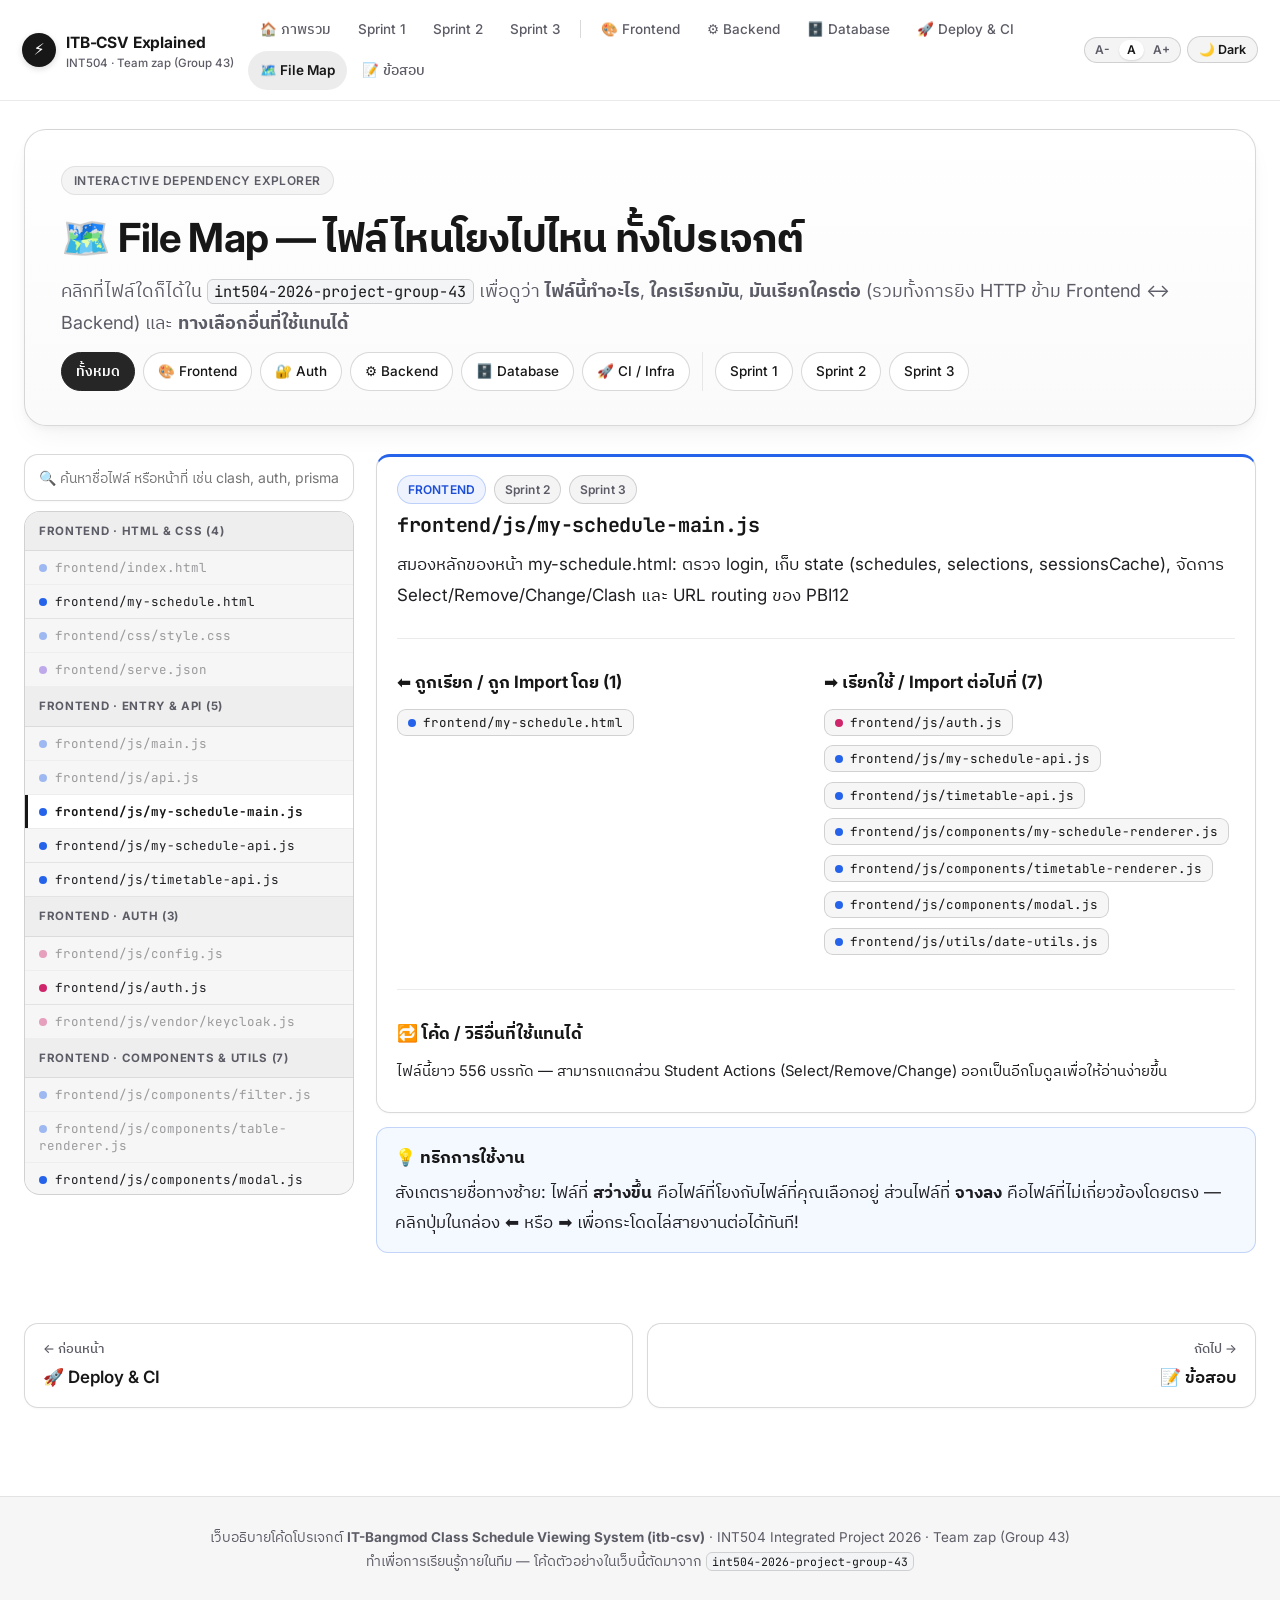
<file: filemap.html>
<!DOCTYPE html>
<html lang="th">
<head>
  <meta charset="UTF-8">
  <meta name="viewport" content="width=device-width, initial-scale=1.0">
  <title>Interactive File Map | ITB-CSV Explained</title>
  <link rel="preconnect" href="https://fonts.googleapis.com">
  <link href="https://fonts.googleapis.com/css2?family=Inter:wght@400;500;600;700&family=IBM+Plex+Sans+Thai:wght@400;500;600;700&family=JetBrains+Mono:wght@400;600&display=swap" rel="stylesheet">
  <link rel="stylesheet" href="assets/style.css">
</head>
<body data-page="filemap">
<div class="layout wide">
  <main>

    <section class="hero">
      <div class="kicker">INTERACTIVE DEPENDENCY EXPLORER</div>
      <h1>🗺️ File Map — ไฟล์ไหนโยงไปไหน ทั้งโปรเจกต์</h1>
      <p class="lead">คลิกที่ไฟล์ใดก็ได้ใน <code>int504-2026-project-group-43</code> เพื่อดูว่า <b>ไฟล์นี้ทำอะไร</b>, <b>ใครเรียกมัน</b>, <b>มันเรียกใครต่อ</b> (รวมทั้งการยิง HTTP ข้าม Frontend ↔ Backend) และ <b>ทางเลือกอื่นที่ใช้แทนได้</b></p>
      <div style="display:flex;gap:8px;flex-wrap:wrap;margin-top:14px" id="fm-filters">
        <button class="btn primary" data-filter="all">ทั้งหมด</button>
        <button class="btn" data-filter="fe">🎨 Frontend</button>
        <button class="btn" data-filter="auth">🔐 Auth</button>
        <button class="btn" data-filter="be">⚙️ Backend</button>
        <button class="btn" data-filter="db">🗄️ Database</button>
        <button class="btn" data-filter="infra">🚀 CI / Infra</button>
        <span style="width:1px;background:var(--line);margin:0 4px"></span>
        <button class="btn" data-sprint="1">Sprint 1</button>
        <button class="btn" data-sprint="2">Sprint 2</button>
        <button class="btn" data-sprint="3">Sprint 3</button>
      </div>
    </section>

    <div class="fm">
      <div>
        <input class="fm-search" id="fm-search" placeholder="🔍 ค้นหาชื่อไฟล์ หรือหน้าที่ เช่น clash, auth, prisma...">
        <div class="fm-list" id="fm-list"></div>
      </div>
      <div class="fm-detail" id="fm-detail"></div>
    </div>

  </main>
</div>
<script type="module" src="assets/app.js"></script>
<script>
(() => {
  const LAYER_COLOR = { fe: 'var(--fe)', auth: 'var(--auth)', be: 'var(--be)', db: 'var(--db)', infra: 'var(--infra)' };
  const LAYER_NAME  = { fe: 'FRONTEND', auth: 'AUTH', be: 'BACKEND', db: 'DATABASE', infra: 'INFRA / CI' };

  const FILES = [
    // --- Frontend ---
    { id:'frontend/index.html', layer:'fe', sprints:[1,2], grp:'Frontend · HTML & CSS',
      desc:'หน้าแรกสำหรับ Guest (PBI1–2): มีปุ่ม All / Year 1–4, ตาราง schedule-table, error-dialog และลิงก์ไป my-schedule.html',
      imports:['frontend/js/main.js','frontend/css/style.css'],
      alt:'ใช้ MPA 2 ไฟล์ (index.html + my-schedule.html) ทำให้หน้าแรกไม่ต้องโหลด Keycloak — ทางเลือกคือ SPA ไฟล์เดียวพร้อม router (เช่น React/Vue)' },
    { id:'frontend/my-schedule.html', layer:'fe', sprints:[2,3], grp:'Frontend · HTML & CSS',
      desc:'หน้าสำหรับผู้ใช้ที่ Sign-in แล้ว (Student & Lecturer): ถือทั้งมุมมอง Courses, Teaching Schedule, Weekly Timetable และ <dialog> ทั้ง 5 ตัว',
      imports:['frontend/js/my-schedule-main.js','frontend/css/style.css'],
      alt:'อาจแยกเป็น student.html กับ lecturer.html ได้ แต่สเปกวิชากำหนดให้ใช้ my-schedule.html ร่วมกัน' },
    { id:'frontend/css/style.css', layer:'fe', sprints:[1,2,3], grp:'Frontend · HTML & CSS',
      desc:'สไตล์ชีตธีม Apple Liquid Glass (Dark/Light mode อัตโนมัติด้วย CSS Custom Properties)',
      imports:[],
      alt:'Tailwind CSS หรือ CSS Modules (แต่ Vanilla CSS ล้วนไม่ต้องการ build step)' },
    { id:'frontend/serve.json', layer:'infra', sprints:[2], grp:'Frontend · HTML & CSS',
      desc:'ตั้งค่า cleanUrls: false สำหรับ npx serve เพื่อไม่ให้ตัด .html ออกจาก URL จน redirect URI ของ Keycloak พัง',
      imports:[],
      alt:'ใช้ python3 -m http.server 5173 หรือ nginx แทน npx serve' },
    { id:'frontend/js/main.js', layer:'fe', sprints:[1], grp:'Frontend · Entry & API',
      desc:'Entry point ของ index.html: ผูก filter เข้ากับ fetchSchedules และ renderTable + เปิด error modal เมื่อพัง',
      imports:['frontend/js/api.js','frontend/js/components/table-renderer.js','frontend/js/components/modal.js','frontend/js/components/filter.js'],
      alt:'เพิ่ม window.addEventListener("popstate", ...) เพื่อรองรับปุ่ม Back/Forward ของเบราว์เซอร์' },
    { id:'frontend/js/api.js', layer:'fe', sprints:[1], grp:'Frontend · Entry & API',
      desc:'ยิง GET /api/v1/schedules[?yearLevel=] พร้อมระบบ cache (allSchedulesCache + yearCache) เพื่อไม่ยิงซ้ำ (TR-06)',
      imports:['backend/src/routes/schedule.routes.js'],
      alt:'เก็บ Map<year, Promise> แทนผลลัพธ์ เพื่อกันการกดปุ่มเดิมรัว ๆ ระหว่างรอ response แรก' },
    { id:'frontend/js/my-schedule-main.js', layer:'fe', sprints:[2,3], grp:'Frontend · Entry & API',
      desc:'สมองหลักของหน้า my-schedule.html: ตรวจ login, เก็บ state (schedules, selections, sessionsCache), จัดการ Select/Remove/Change/Clash และ URL routing ของ PBI12',
      imports:['frontend/js/auth.js','frontend/js/my-schedule-api.js','frontend/js/timetable-api.js','frontend/js/components/my-schedule-renderer.js','frontend/js/components/timetable-renderer.js','frontend/js/components/modal.js','frontend/js/utils/date-utils.js'],
      alt:'ไฟล์นี้ยาว 556 บรรทัด — สามารถแตกส่วน Student Actions (Select/Remove/Change) ออกเป็นอีกโมดูลเพื่อให้อ่านง่ายขึ้น' },
    { id:'frontend/js/my-schedule-api.js', layer:'fe', sprints:[2,3], grp:'Frontend · Entry & API',
      desc:'ยิง API ที่ต้องมี Token: profile, year-levels, selections (GET/POST/PUT/DELETE) และ lecturer schedules ผ่าน authFetch()',
      imports:['frontend/js/auth.js','backend/src/routes/student.routes.js','backend/src/routes/year-level.routes.js','backend/src/routes/lecturer.routes.js'],
      alt:'รวมฟังก์ชันช่วย handle 400/401/403 กับ timetable-api.js ไว้ในไฟล์ api-client.js กลางเพื่อลดโค้ดซ้ำ' },
    { id:'frontend/js/timetable-api.js', layer:'fe', sprints:[3], grp:'Frontend · Entry & API',
      desc:'ยิง API สำหรับ Weekly Timetable (PBI12): GET /semester (open), GET /students/:id/sessions, GET /lecturers/:u/sessions',
      imports:['frontend/js/auth.js','backend/src/routes/academic.routes.js','backend/src/routes/student.routes.js','backend/src/routes/lecturer.routes.js'],
      alt:'สามารถรวมไว้ใน my-schedule-api.js หรือใช้ axios instance พร้อม interceptor' },
    { id:'frontend/js/config.js', layer:'auth', sprints:[2], grp:'Frontend · Auth',
      desc:'เก็บค่าคอนฟิก Keycloak (url, realm: itb-csv, clientId: ip26-zap)',
      imports:[],
      alt:'โหลด config แบบ dynamic จาก endpoint ของ backend (เช่น GET /api/v1/config) จะได้ไม่ต้องแก้โค้ดเมื่อเปลี่ยน environment' },
    { id:'frontend/js/auth.js', layer:'auth', sprints:[2,3], grp:'Frontend · Auth',
      desc:'คุม Keycloak: requireSignIn() (OIDC + PKCE S256), signOut(), และ authFetch() ที่ต่ออายุ token ล่วงหน้าด้วย updateToken(30)',
      imports:['frontend/js/vendor/keycloak.js','frontend/js/config.js'],
      alt:'ใช้ oidc-client-ts (ไม่ผูกติด Keycloak) หรือทำ Backend-for-Frontend (BFF) เก็บ session ใน HttpOnly cookie' },
    { id:'frontend/js/vendor/keycloak.js', layer:'auth', sprints:[2], grp:'Frontend · Auth',
      desc:'ไลบรารี keycloak-js 26.2.5 (ES Module) คัดลอกมาจาก node_modules เพื่อใช้งานตรง ๆ โดยไม่ต้องมี bundler',
      imports:[],
      alt:'โหลดผ่าน CDN หรือใช้ bundler อย่าง Vite (ถ้าไม่ได้ติดข้อจำกัดแบบง่ายของวิชา)' },
    { id:'frontend/js/components/filter.js', layer:'fe', sprints:[1,3], grp:'Frontend · Components & Utils',
      desc:'คุมปุ่ม All / Year 1–4, อัปเดต aria-pressed, ซิงก์ ?yearLevel ใน URL และลบค่าผิดด้วย replaceState (PBI9)',
      imports:[],
      alt:'ใช้ <a href="?yearLevel=2"> แทน <button> แล้ว e.preventDefault() จะได้เปิดแท็บใหม่ได้ด้วย' },
    { id:'frontend/js/components/table-renderer.js', layer:'fe', sprints:[1], grp:'Frontend · Components & Utils',
      desc:'วาดตารางของหน้า Guest (9 คอลัมน์ ไม่มี Room) ด้วย document.createElement + textContent (กัน XSS)',
      imports:['frontend/js/utils/formatters.js','frontend/js/components/modal.js'],
      alt:'ใช้ column-config array + loop หรือแท็ก <template> เพื่อลดโค้ดซ้ำ' },
    { id:'frontend/js/components/modal.js', layer:'fe', sprints:[1,3], grp:'Frontend · Components & Utils',
      desc:'คุมข้อความ Empty, Fatal Error Dialog (กันกด Esc ปิด) และ Session Dialog (401/403)',
      imports:['frontend/js/auth.js'],
      alt:'แยก showSessionModal ไปไว้ใน my-schedule-renderer.js เพื่อไม่ให้ index.html ต้อง import auth.js ติดมาด้วย' },
    { id:'frontend/js/components/my-schedule-renderer.js', layer:'fe', sprints:[2,3], grp:'Frontend · Components & Utils',
      desc:'วาดตาราง My Schedule, Courses to Choose, Teaching Schedule และคุม Dialog ทั้ง 3 ตัว (Message/Confirm, Change radio, Clash warning)',
      imports:['frontend/js/utils/formatters.js'],
      alt:'ห่อ dialog เป็น Promise (await confirmDialog(...)) และใช้ Event Delegation บน <tbody> แทนผูก listener ทีละปุ่ม' },
    { id:'frontend/js/components/timetable-renderer.js', layer:'fe', sprints:[3], grp:'Frontend · Components & Utils',
      desc:'วาดหน้า Weekly Timetable: ป้าย W14 · dd/mm/yyyy, วันหยุด, ตาราง session, ปุ่ม Previous/Next/First/Last Week และข้อความนอกเทอม',
      imports:['frontend/js/utils/formatters.js','frontend/js/utils/date-utils.js'],
      alt:'แสดงเป็นปฏิทินกริด 7 คอลัมน์ (จ.–อา.) ควบคู่กับตารางได้ (แต่ตารางต้องคง data-testid ตาม UI Contract)' },
    { id:'frontend/js/utils/formatters.js', layer:'fe', sprints:[1,3], grp:'Frontend · Components & Utils',
      desc:'ฟังก์ชันบริสุทธิ์แปลงข้อความ: formatDay ("TUESDAY"→"Tuesday"), formatTime, formatWeeks, formatLecturers',
      imports:[],
      alt:'ใช้ Intl.ListFormat หรือ object map สำหรับชื่อวัน' },
    { id:'frontend/js/utils/date-utils.js', layer:'fe', sprints:[3], grp:'Frontend · Components & Utils',
      desc:'คำนวณวันที่แบบ UTC ปลอดภัย: getTodayBangkok(), isValidIsoDate(), mondayOf(), plusDays(), formatDmy(), isWeekOutsideSemester()',
      imports:[],
      alt:'ใช้ไลบรารี Day.js / Luxon / Temporal API (แต่เขียนเอง 54 บรรทัดเบาและไม่มี dependency)' },

    // --- Backend ---
    { id:'backend/src/server.js', layer:'be', sprints:[1], grp:'Backend · Entry & Config',
      desc:'จุดเริ่มต้นรัน Express: โหลด dotenv/config เป็นบรรทัดแรกแล้ว app.listen(PORT)',
      imports:['backend/src/app.js'],
      alt:'ใช้ Node.js v22 flag --env-file=.env แทนแพ็กเกจ dotenv ได้' },
    { id:'backend/src/app.js', layer:'be', sprints:[1,2,3], grp:'Backend · Entry & Config',
      desc:'ประกอบ Express app: เปิด cors(), บังคับ header UTF-8, เมานต์ router ทั้ง 6 ตัว และต่อ errorHandler ไว้ท้ายสุด',
      imports:['backend/src/routes/health.routes.js','backend/src/routes/schedule.routes.js','backend/src/routes/student.routes.js','backend/src/routes/year-level.routes.js','backend/src/routes/lecturer.routes.js','backend/src/routes/academic.routes.js','backend/src/middleware/errorHandler.js'],
      alt:'ใช้ Fastify หรือ Hono แทน Express (ได้ performance และ schema validation ในตัว)' },
    { id:'backend/src/config/prisma.js', layer:'db', sprints:[1,2,3], grp:'Backend · Entry & Config',
      desc:'สร้าง Singleton instance ของ PrismaClient เพื่อให้ทุก repository แชร์ connection pool เดียวกัน',
      imports:['backend/prisma/schema.prisma'],
      alt:'Drizzle ORM, Knex, หรือ Sequelize (แต่ TR-05 กำหนดให้ใช้ Prisma)' },
    { id:'backend/src/config/db.js', layer:'db', sprints:[1], grp:'Backend · Entry & Config',
      desc:'⚠️ ไฟล์เก่า (Legacy): สร้าง mysql2 connection pool จากช่วงต้น Sprint 1 — ปัจจุบันไม่มีไฟล์ไหน import แล้ว (เปลี่ยนไปใช้ Prisma ทั้งหมด)',
      imports:[],
      alt:'สามารถลบไฟล์นี้และถอด mysql2 ออกจาก package.json ได้หากไม่ใช้ raw connection pool' },

    // Routes
    { id:'backend/src/routes/health.routes.js', layer:'be', sprints:[1], grp:'Backend · Routes',
      desc:'GET /api/v1/health (Open) → เช็คสถานะระบบและชื่อทีม',
      imports:['backend/src/controllers/health.controller.js'],
      alt:'เขียน app.get("/api/v1/health", ...) ใน app.js ตรง ๆ ได้ แต่แยกไฟล์ให้เป็นมาตรฐานเดียวกัน' },
    { id:'backend/src/routes/schedule.routes.js', layer:'be', sprints:[1,3], grp:'Backend · Routes',
      desc:'GET /api/v1/schedules[?yearLevel=] (Open) → validate query แล้วเรียก controller',
      imports:['backend/src/controllers/schedule-filter.controller.js','backend/src/middleware/validate.js'],
      alt:'—' },
    { id:'backend/src/routes/student.routes.js', layer:'be', sprints:[2,3], grp:'Backend · Routes',
      desc:'รวม 7 เส้นใต้ /api/v1/students/*: บังคับ requireAccessToken → requireRole("student") → requireSelf → express.json() → validate → controller',
      imports:['backend/src/controllers/student.controller.js','backend/src/controllers/selection.controller.js','backend/src/middleware/validate.js','backend/src/middleware/auth.middleware.js'],
      alt:'แตก /selections เป็น sub-router แยกด้วย express.Router({ mergeParams: true })' },
    { id:'backend/src/routes/year-level.routes.js', layer:'be', sprints:[2,3], grp:'Backend · Routes',
      desc:'GET /api/v1/year-levels/:yearLevel/schedules (student หรือ lecturer) → ตรวจ token, role, param',
      imports:['backend/src/controllers/year-level.controller.js','backend/src/middleware/validate.js','backend/src/middleware/auth.middleware.js'],
      alt:'—' },
    { id:'backend/src/routes/lecturer.routes.js', layer:'be', sprints:[3], grp:'Backend · Routes',
      desc:'GET /api/v1/lecturers/:username/schedules และ /sessions (lecturer + self)',
      imports:['backend/src/controllers/lecturer.controller.js','backend/src/middleware/auth.middleware.js','backend/src/middleware/validate.js'],
      alt:'—' },
    { id:'backend/src/routes/academic.routes.js', layer:'be', sprints:[3], grp:'Backend · Routes',
      desc:'GET /api/v1/semester (Open) → คืนวันเปิด-ปิดเทอมให้ Frontend ใช้ตัดสินใจมุมมองเริ่มต้น',
      imports:['backend/src/controllers/academic.controller.js'],
      alt:'—' },

    // Middleware
    { id:'backend/src/middleware/auth.middleware.js', layer:'auth', sprints:[3], grp:'Backend · Middleware',
      desc:'PBI10: ตรวจ JWT ด้วย jose (JWKS signature, iss, exp, azp === TEAM_CODE) → 401 และ requireRole / requireSelf → 403',
      imports:['backend/src/middleware/errorHandler.js'],
      alt:'express-oauth2-jwt-bearer หรือ jsonwebtoken + jwks-rsa' },
    { id:'backend/src/middleware/validate.js', layer:'be', sprints:[1,3], grp:'Backend · Middleware',
      desc:'PBI9: ตรวจสอบ params/query/body ทุกเส้น เก็บ field ที่ผิดทั้งหมดลง array แล้วส่ง 400 RFC 9457',
      imports:['backend/src/middleware/errorHandler.js'],
      alt:'Zod, Joi, หรือ express-validator เพื่อประกาศ schema แบบ declarative' },
    { id:'backend/src/middleware/errorHandler.js', layer:'be', sprints:[1,3], grp:'Backend · Middleware',
      desc:'ศูนย์รวม Error กลาง (PROBLEM_TYPES, AppError, errorHandler): ดัก JSON SyntaxError และแปลง 4xx ทุกตัวเป็น application/problem+json (RFC 9457)',
      imports:[],
      alt:'ใช้ไลบรารี http-errors หรือ problem-json ช่วยสร้างโครงสร้าง RFC 9457' },

    // Controllers
    { id:'backend/src/controllers/health.controller.js', layer:'be', sprints:[1], grp:'Backend · Controllers',
      desc:'ตอบ { status: "ok", team: process.env.TEAM_CODE || "ip26-zap" }',
      imports:[], alt:'อาจเพิ่มเช็ค SELECT 1 กับ DB เพื่อตรวจว่าฐานข้อมูลยังต่อติดด้วย' },
    { id:'backend/src/controllers/schedule-filter.controller.js', layer:'be', sprints:[1], grp:'Backend · Controllers',
      desc:'รับ GET /schedules: ไม่มี yearLevel เรียก PBI1 (All) ถ้ามีเรียก PBI2 (By Year)',
      imports:['backend/src/services/schedule.service.js','backend/src/services/schedule-filter.service.js'],
      alt:'รวม schedule.service กับ schedule-filter.service เป็น service เดียวรับพารามิเตอร์ optional yearLevel' },
    { id:'backend/src/controllers/schedule.controller.js', layer:'be', sprints:[1], grp:'Backend · Controllers',
      desc:'⚠️ ไฟล์เก่า (Legacy): Controller เวอร์ชัน PBI1 ก่อนรวมกับ PBI2 — ปัจจุบันไม่มี route ไหนเรียกใช้แล้ว',
      imports:['backend/src/services/schedule.service.js'], alt:'ลบทิ้งได้เพื่อลดความสับสน' },
    { id:'backend/src/controllers/student.controller.js', layer:'be', sprints:[2,3], grp:'Backend · Controllers',
      desc:'รับ GET /:studentId (โปรไฟล์) และ GET /:studentId/sessions (ตารางรายสัปดาห์)',
      imports:['backend/src/services/student.service.js'], alt:'ใน Express 5 ไม่ต้องเขียน try/catch ส่ง next(err) เอง' },
    { id:'backend/src/controllers/selection.controller.js', layer:'be', sprints:[2,3], grp:'Backend · Controllers',
      desc:'รับ CRUD ทั้ง 5 ของ selections (GET 200, POST 201, PUT 200, DELETE 204, reset 204)',
      imports:['backend/src/services/selection.service.js'], alt:'—' },
    { id:'backend/src/controllers/year-level.controller.js', layer:'be', sprints:[2], grp:'Backend · Controllers',
      desc:'รับ GET /year-levels/:yearLevel/schedules?studentGroup=',
      imports:['backend/src/services/year-level.service.js'], alt:'—' },
    { id:'backend/src/controllers/lecturer.controller.js', layer:'be', sprints:[3], grp:'Backend · Controllers',
      desc:'รับ GET /lecturers/:username/schedules และ /sessions',
      imports:['backend/src/services/lecturer.service.js'], alt:'—' },
    { id:'backend/src/controllers/academic.controller.js', layer:'be', sprints:[3], grp:'Backend · Controllers',
      desc:'รับ GET /semester ส่งต่อให้ academicService.getSemester()',
      imports:['backend/src/services/academic.service.js'], alt:'—' },

    // Services
    { id:'backend/src/services/schedule.service.js', layer:'be', sprints:[1], grp:'Backend · Services',
      desc:'ดึงตารางเรียนทั้งหมด → format (ตัด room) → sort 6 ขั้นตาม PBI1',
      imports:['backend/src/repositories/schedule.repository.js','backend/src/utils/schedule.formatter.js','backend/src/utils/schedule.sorter.js'],
      alt:'ให้ Prisma/MySQL เรียง orderBy ใน DB แทน sort ใน JS' },
    { id:'backend/src/services/schedule-filter.service.js', layer:'be', sprints:[1], grp:'Backend · Services',
      desc:'ดึงตารางเรียนเฉพาะชั้นปี → format → sort',
      imports:['backend/src/repositories/schedule.repository.js','backend/src/utils/schedule.formatter.js','backend/src/utils/schedule.sorter.js'],
      alt:'รวมเป็นฟังก์ชันเดียวกับ schedule.service.js' },
    { id:'backend/src/services/year-level.service.js', layer:'be', sprints:[2,3], grp:'Backend · Services',
      desc:'ตัดสินใจ fixed vs option (CORE+group, CORE+1sec, ELECTIVE), กรองตาม studentGroup (เก็บ null ด้วย!) และแนบ lecturers[]',
      imports:['backend/src/repositories/schedule.repository.js','backend/src/utils/schedule.formatter.js','backend/src/utils/schedule.sorter.js'],
      alt:'คำนวณ sectionCount ด้วย SQL Window Function COUNT(DISTINCT section) OVER (PARTITION BY course_id)' },
    { id:'backend/src/services/student.service.js', layer:'be', sprints:[2,3], grp:'Backend · Services',
      desc:'ถอดรหัสนักศึกษา 11 หลัก (ปีเข้า/รหัสหลักสูตร/กลุ่ม A-B) และประกอบ weekly sessions ของนักศึกษา (fixed + selected)',
      imports:['backend/src/middleware/errorHandler.js','backend/src/repositories/student.repository.js','backend/src/repositories/selection.repository.js','backend/src/services/year-level.service.js','backend/src/utils/week.util.js','backend/src/utils/session.formatter.js','backend/src/services/academic.service.js'],
      alt:'แยก getStudentSessions ไปไว้ใน session.service.js เพื่อลดขนาดไฟล์' },
    { id:'backend/src/services/selection.service.js', layer:'be', sprints:[2,3], grp:'Backend · Services',
      desc:'กฎธุรกิจเลือก/ถอน/เปลี่ยน section + PBI11 ตรวจเวลาชน (isScheduleClashing: วัน+เวลา+สัปดาห์) พร้อม acceptClash และ excludeCourseId',
      imports:['backend/src/repositories/selection.repository.js','backend/src/services/student.service.js','backend/src/middleware/errorHandler.js','backend/src/services/year-level.service.js'],
      alt:'ดึง logic ตรวจ clash ออกไปเป็น pure utility (clash.util.js) เพื่อให้เขียน unit test แยกง่าย' },
    { id:'backend/src/services/lecturer.service.js', layer:'be', sprints:[3], grp:'Backend · Services',
      desc:'PBI8 & PBI12 สำหรับอาจารย์: ตรวจว่ามีชื่อใน lecturers ไหม (404 lecturer-not-found), ดึงตารางสอนและ weekly sessions (ไม่ส่ง lecturers[])',
      imports:['backend/src/repositories/lecturer.repository.js','backend/src/utils/schedule.formatter.js','backend/src/utils/schedule.sorter.js','backend/src/middleware/errorHandler.js','backend/src/utils/week.util.js','backend/src/utils/session.formatter.js','backend/src/services/academic.service.js'],
      alt:'—' },
    { id:'backend/src/services/academic.service.js', layer:'be', sprints:[3], grp:'Backend · Services',
      desc:'ดึงข้อมูลภาคการศึกษา (semester) และข้อมูลสัปดาห์ (label W1..W15 + holidays ของสัปดาห์นั้น)',
      imports:['backend/src/repositories/academic.repository.js','backend/src/utils/week.util.js','backend/src/utils/session.formatter.js'],
      alt:'cache ข้อมูล academic_settings ใน memory (เปลี่ยนแค่ปีละ 2 ครั้ง) เพื่อลด DB query' },

    // Repositories & Utils
    { id:'backend/src/repositories/schedule.repository.js', layer:'db', sprints:[1,2,3], grp:'Backend · Repositories & Utils',
      desc:'Query ตาราง courses_schedule พร้อม include course และ scheduleLecturers',
      imports:['backend/src/config/prisma.js'], alt:'Raw SQL JOIN ผ่าน mysql2' },
    { id:'backend/src/repositories/student.repository.js', layer:'db', sprints:[2,3], grp:'Backend · Repositories & Utils',
      desc:'Query academic_settings, student_group_ranges และ sessions ของนักศึกษา',
      imports:['backend/src/config/prisma.js'], alt:'—' },
    { id:'backend/src/repositories/selection.repository.js', layer:'db', sprints:[2], grp:'Backend · Repositories & Utils',
      desc:'CRUD ตาราง selections — ใช้ $executeRaw พร้อม UTC_TIMESTAMP(3) เพื่อให้เวลาตรงนาฬิกาของ MySQL',
      imports:['backend/src/config/prisma.js'], alt:'Prisma create/update โดยให้ MySQL ใช้ DEFAULT CURRENT_TIMESTAMP(3)' },
    { id:'backend/src/repositories/lecturer.repository.js', layer:'db', sprints:[3], grp:'Backend · Repositories & Utils',
      desc:'Query ตาราง lecturers, schedule_lecturer และ sessions ของอาจารย์',
      imports:['backend/src/config/prisma.js'], alt:'—' },
    { id:'backend/src/repositories/academic.repository.js', layer:'db', sprints:[3], grp:'Backend · Repositories & Utils',
      desc:'Query ตาราง academic_settings, academic_weeks และ holidays',
      imports:['backend/src/config/prisma.js'], alt:'—' },
    { id:'backend/src/utils/schedule.formatter.js', layer:'be', sprints:[1,2,3], grp:'Backend · Repositories & Utils',
      desc:'แปลงเวลาเป็น HH:MM (UTC) และปั้น shape JSON ให้ตรง TR-08 สำหรับ Guest, Year-Level และ Lecturer',
      imports:[], alt:'ใช้ TIME_FORMAT ใน SQL หรือ toISOString().slice(11,16)' },
    { id:'backend/src/utils/schedule.sorter.js', layer:'be', sprints:[1], grp:'Backend · Repositories & Utils',
      desc:'เรียงตารางเรียน 6 ขั้นตาม PBI1: yearLevel → course.id → section → day (จ.–อา.) → startTime → id',
      imports:[], alt:'ORDER BY ใน Prisma หรือ SQL FIELD(day_of_week, ...)' },
    { id:'backend/src/utils/session.formatter.js', layer:'be', sprints:[3], grp:'Backend · Repositories & Utils',
      desc:'จัดรูปแบบ session (รองรับสลับเปิด/ปิด lecturers[]) และ holiday ให้ตรงสเปก PBI12',
      imports:['backend/src/utils/schedule.formatter.js'], alt:'—' },
    { id:'backend/src/utils/week.util.js', layer:'be', sprints:[3], grp:'Backend · Repositories & Utils',
      desc:'คำนวณช่วงวันจันทร์–อาทิตย์ (startDate, endDate) จากวันที่ใดก็ได้ในสัปดาห์นั้น',
      imports:[], alt:'ใช้ date-fns (startOfWeek / endOfWeek)' },

    // DB & Infra
    { id:'backend/prisma/schema.prisma', layer:'db', sprints:[1,2,3], grp:'Database & CI',
      desc:'ประกาศทั้ง 11 Models + 4 Enums map ระหว่าง snake_case ของ MySQL กับ camelCase ของ JavaScript',
      imports:['database/init.sql'], alt:'รัน npx prisma db pull เพื่อดึง schema จาก DB จริงอัตโนมัติ' },
    { id:'database/init.sql', layer:'db', sprints:[1,2,3], grp:'Database & CI',
      desc:'ไฟล์สร้างฐานข้อมูล zap_setdb ทั้ง 11 ตาราง + Seed ครบทุก Sprint + CTE สร้าง 1,181 sessions (SET NAMES utf8mb4)',
      imports:[], alt:'Prisma Migrate + prisma/seed.js' },
    { id:'db_design/sprint2_migration.sql', layer:'db', sprints:[2], grp:'Database & CI',
      desc:'Migration แบบปลอดภัย (IF NOT EXISTS / INSERT IGNORE) สำหรับอัปเกรด DB จาก Sprint 1 → Sprint 2',
      imports:[], alt:'Flyway / Liquibase / Prisma Migrate' },
    { id:'db_design/sprint3_migration.sql', layer:'db', sprints:[3], grp:'Database & CI',
      desc:'Migration แบบ Idempotent สำหรับ MySQL 8.4 (ใช้ PREPARE/EXECUTE เพิ่มคอลัมน์ + สร้างตาราง PBI8/12 + สร้าง 1,181 sessions)',
      imports:[], alt:'Flyway / Prisma Migrate' },
    { id:'.github/workflows/ci.yml', layer:'infra', sprints:[1,2,3], grp:'Database & CI',
      desc:'GitHub Actions Quality Gate (808 บรรทัด): เช็ค syntax/TR-05, import MySQL, ตรวจ Prisma, เปิด Mock JWKS Server ยิงเทส PBI 1–12 อัตโนมัติ',
      imports:['database/init.sql','backend/prisma/schema.prisma','backend/src/server.js'],
      alt:'แยกสคริปต์เทสออกมาเป็น Vitest + Supertest เพื่อให้รันบนเครื่องนักพัฒนาได้ด้วย' },
  ];

  // Build reverse index (importedBy)
  const map = new Map(FILES.map(f => [f.id, { ...f, importedBy: [] }]));
  for (const f of map.values()) {
    for (const target of f.imports) {
      if (map.has(target)) map.get(target).importedBy.push(f.id);
    }
  }

  let activeLayer = 'all';
  let activeSprint = null;
  let search = '';
  let selectedId = 'frontend/js/my-schedule-main.js';

  const listEl = document.getElementById('fm-list');
  const detailEl = document.getElementById('fm-detail');
  const searchEl = document.getElementById('fm-search');

  function renderList() {
    const sel = map.get(selectedId);
    const related = new Set(sel ? [sel.id, ...sel.imports, ...sel.importedBy] : []);

    const filtered = [...map.values()].filter(f => {
      if (activeLayer !== 'all' && f.layer !== activeLayer) return false;
      if (activeSprint && !f.sprints.includes(activeSprint)) return false;
      if (search) {
        const q = search.toLowerCase();
        if (!f.id.toLowerCase().includes(q) && !f.desc.toLowerCase().includes(q)) return false;
      }
      return true;
    });

    const groups = new Map();
    for (const f of filtered) {
      if (!groups.has(f.grp)) groups.set(f.grp, []);
      groups.get(f.grp).push(f);
    }

    if (filtered.length === 0) {
      listEl.innerHTML = '<div style="padding:18px" class="muted">ไม่พบไฟล์ที่ตรงเงื่อนไข</div>';
      return;
    }

    let html = '';
    for (const [grp, items] of groups) {
      html += `<div class="grp">${grp} (${items.length})</div>`;
      for (const f of items) {
        const isAct = f.id === selectedId;
        const isDim = sel && !related.has(f.id) && !search;
        html += `<button data-id="${f.id}" class="${isAct ? 'active' : ''} ${isDim ? 'dim' : ''}">
          <span class="lay" style="background:${LAYER_COLOR[f.layer]}"></span>${f.id.replace(/^(frontend|backend)\//, '$1/')}
        </button>`;
      }
    }
    listEl.innerHTML = html;
    listEl.querySelectorAll('button[data-id]').forEach(btn => {
      btn.addEventListener('click', () => select(btn.dataset.id));
    });
  }

  function renderDetail() {
    const f = map.get(selectedId);
    if (!f) return;
    const mkList = (arr, emptyMsg) => arr.length
      ? `<ul>${arr.map(id => {
          const t = map.get(id);
          const col = t ? LAYER_COLOR[t.layer] : 'var(--muted)';
          return `<li style="margin:6px 0"><button data-jump="${id}"><span style="display:inline-block;width:8px;height:8px;border-radius:50%;background:${col};margin-right:7px"></span>${id}</button></li>`;
        }).join('')}</ul>`
      : `<p class="muted small">${emptyMsg}</p>`;

    const sprintBadges = f.sprints.map(s => `<a href="sprint${s}.html" class="badge gray">Sprint ${s}</a>`).join(' ');
    const unusedWarn = (f.importedBy.length === 0 && !['frontend/index.html','frontend/my-schedule.html','frontend/serve.json','backend/src/server.js','db_design/sprint2_migration.sql','db_design/sprint3_migration.sql','.github/workflows/ci.yml'].includes(f.id))
      ? `<div class="callout warn"><span class="t">⚠️ ไม่พบไฟล์ที่ import ไฟล์นี้</span>ไฟล์นี้อาจเป็นไฟล์เก่าจาก Sprint ก่อนที่ถูกแทนที่แล้ว หรือถูกเรียกโดยตรงจากภายนอก</div>` : '';

    detailEl.innerHTML = `
      <div class="card ${f.layer}">
        <div style="display:flex;gap:8px;flex-wrap:wrap;align-items:center;margin-bottom:8px">
          <span class="badge ${f.layer}">${LAYER_NAME[f.layer]}</span>
          ${sprintBadges}
        </div>
        <h2 style="margin:6px 0 10px;border:0;padding:0;font-family:var(--mono);font-size:20px;word-break:break-all">${f.id}</h2>
        <p>${f.desc}</p>
        ${unusedWarn}
        <hr>
        <div class="rel">
          <div>
            <h4 style="margin-top:0">⬅️ ถูกเรียก / ถูก Import โดย (${f.importedBy.length})</h4>
            ${mkList(f.importedBy, 'ไม่มีไฟล์อื่น import (เป็นจุดเริ่มต้น, config หรือไฟล์เดี่ยว)')}
          </div>
          <div>
            <h4 style="margin-top:0">➡️ เรียกใช้ / Import ต่อไปที่ (${f.imports.length})</h4>
            ${mkList(f.imports, 'ไม่มีการ import ไฟล์ภายในโปรเจกต์ (เป็น leaf module / pure utility)')}
          </div>
        </div>
        <hr>
        <h4 style="margin-top:0">🔁 โค้ด / วิธีอื่นที่ใช้แทนได้</h4>
        <p class="small">${f.alt}</p>
      </div>
      <div class="callout note" style="margin-top:14px">
        <span class="t">💡 ทริกการใช้งาน</span>
        สังเกตรายชื่อทางซ้าย: ไฟล์ที่ <b>สว่างขึ้น</b> คือไฟล์ที่โยงกับไฟล์ที่คุณเลือกอยู่ ส่วนไฟล์ที่ <b>จางลง</b> คือไฟล์ที่ไม่เกี่ยวข้องโดยตรง — คลิกปุ่มในกล่อง ⬅️ หรือ ➡️ เพื่อกระโดดไล่สายงานต่อได้ทันที!
      </div>`;

    detailEl.querySelectorAll('[data-jump]').forEach(btn => {
      btn.addEventListener('click', () => {
        activeLayer = 'all'; activeSprint = null; search = ''; searchEl.value = '';
        updateFilterButtons();
        select(btn.dataset.jump);
      });
    });
  }

  function select(id) {
    selectedId = id;
    renderList();
    renderDetail();
  }

  function updateFilterButtons() {
    document.querySelectorAll('#fm-filters button').forEach(b => {
      const isLayerMatch = b.dataset.filter && b.dataset.filter === activeLayer && !activeSprint;
      const isSprintMatch = b.dataset.sprint && Number(b.dataset.sprint) === activeSprint;
      b.classList.toggle('primary', Boolean(isLayerMatch || isSprintMatch));
    });
  }

  document.querySelectorAll('#fm-filters button[data-filter]').forEach(b => b.addEventListener('click', () => {
    activeLayer = b.dataset.filter;
    activeSprint = null;
    updateFilterButtons();
    renderList();
  }));
  document.querySelectorAll('#fm-filters button[data-sprint]').forEach(b => b.addEventListener('click', () => {
    activeSprint = Number(b.dataset.sprint);
    activeLayer = 'all';
    updateFilterButtons();
    renderList();
  }));
  searchEl.addEventListener('input', () => { search = searchEl.value.trim(); renderList(); });

  select(selectedId);
})();
</script>
</body>
</html>
</file>
<file: assets/style.css>
/* ==========================================================
   ITB-CSV Explained — Lovart Studio Theme (Light + Dark)
   Light: #FFFFFF canvas · #F6F6F7 surfaces · #171717 ink
   Dark:  #141416 canvas · #1C1C20 surfaces · #F4F4F5 ink
   Font size adjustable via [data-font="sm"|"md"|"lg"]
   ========================================================== */
:root {
  --font-scale: 1.06;

  --bg: #ffffff;
  --bg-2: #f6f6f7;
  --panel: #ffffff;
  --panel-2: #f4f4f5;
  --code-bg: #f8f9fb;
  --code-head: #f1f2f5;
  --code-text: #1f2328;
  --hover: rgba(0, 0, 0, 0.04);
  --active: rgba(0, 0, 0, 0.075);
  --line: rgba(0, 0, 0, 0.08);
  --line-strong: rgba(0, 0, 0, 0.15);

  --ink: #171717;
  --ink-btn: #262626;
  --ink-btn-hover: #404040;
  --text: #1f1f23;
  --muted: #5c5c66;
  --subtle: #858590;
  --topbar-bg: rgba(255, 255, 255, 0.88);
  --hero-bg: linear-gradient(180deg, #ffffff 0%, #fafafa 100%);
  --mermaid-bg: #fafafa;
  --table-hover: #fafafa;
  --dot-off: #e4e4e7;
  --grp-bg: #eeeeee;
  --inline-code-bg: #f3f4f6;
  --inline-code-text: #18181b;

  --accent: #2563eb;
  --fe: #2563eb;
  --be: #0d9468;
  --db: #c96a08;
  --auth: #cf266b;
  --infra: #7042d9;
  --warn: #b45309;
  --danger: #dc2626;
  --ok: #0d9468;

  --fe-text: #1d4ed8;   --fe-soft: rgba(37, 99, 235, 0.08);   --fe-bd: rgba(37, 99, 235, 0.24);
  --be-text: #047857;   --be-soft: rgba(13, 148, 104, 0.08);  --be-bd: rgba(13, 148, 104, 0.26);
  --db-text: #b45309;   --db-soft: rgba(201, 106, 8, 0.08);   --db-bd: rgba(201, 106, 8, 0.26);
  --auth-text: #be185d; --auth-soft: rgba(207, 38, 107, 0.08); --auth-bd: rgba(207, 38, 107, 0.24);
  --infra-text: #6d28d9; --infra-soft: rgba(112, 66, 217, 0.08); --infra-bd: rgba(112, 66, 217, 0.24);
  --warn-text: #9a3412; --warn-soft: rgba(245, 158, 11, 0.12); --warn-bd: rgba(180, 83, 9, 0.28);

  --note-bg: #f4f8ff;   --tip-bg: #f2fbf7;   --warn-bg: #fffaf0;   --danger-bg: #fef5f5;
  --pro-bg: #f2fbf7;    --con-bg: #fef5f5;

  --radius: 14px;
  --radius-lg: 22px;
  --shadow-sm: 0 1px 2px rgba(0, 0, 0, 0.03);
  --shadow: 0 3px 6px rgba(0, 0, 0, 0.03), 0 14px 28px -8px rgba(0, 0, 0, 0.06);
  --mono: "JetBrains Mono", ui-monospace, SFMono-Regular, Menlo, monospace;
  --sans: "Inter", "IBM Plex Sans Thai", "Noto Sans Thai", system-ui, -apple-system, "Segoe UI", sans-serif;
}

/* ---------- Studio Charcoal Dark Theme (Lovart dark showcase tone) ---------- */
[data-theme="dark"] {
  --bg: #141416;
  --bg-2: #1c1c20;
  --panel: #1a1a1e;
  --panel-2: #242429;
  --code-bg: #111114;
  --code-head: #1c1c21;
  --code-text: #e4e4e7;
  --hover: rgba(255, 255, 255, 0.06);
  --active: rgba(255, 255, 255, 0.11);
  --line: rgba(255, 255, 255, 0.09);
  --line-strong: rgba(255, 255, 255, 0.16);

  --ink: #fafafa;
  --ink-btn: #f4f4f5;
  --ink-btn-hover: #ffffff;
  --text: #e4e4e7;
  --muted: #a1a1aa;
  --subtle: #71717a;
  --topbar-bg: rgba(20, 20, 22, 0.86);
  --hero-bg: linear-gradient(180deg, #1d1d22 0%, #17171b 100%);
  --mermaid-bg: #18181c;
  --table-hover: rgba(255, 255, 255, 0.03);
  --dot-off: #2e2e35;
  --grp-bg: #232328;
  --inline-code-bg: #26262c;
  --inline-code-text: #f4f4f5;

  --accent: #60a5fa;
  --fe: #60a5fa;
  --be: #34d399;
  --db: #fbbf24;
  --auth: #f472b6;
  --infra: #a78bfa;
  --warn: #fbbf24;
  --danger: #f87171;
  --ok: #34d399;

  --fe-text: #93c5fd;    --fe-soft: rgba(96, 165, 250, 0.13);   --fe-bd: rgba(96, 165, 250, 0.32);
  --be-text: #6ee7b7;    --be-soft: rgba(52, 211, 153, 0.13);   --be-bd: rgba(52, 211, 153, 0.32);
  --db-text: #fcd34d;    --db-soft: rgba(251, 191, 36, 0.13);   --db-bd: rgba(251, 191, 36, 0.32);
  --auth-text: #f9a8d4;  --auth-soft: rgba(244, 114, 182, 0.13); --auth-bd: rgba(244, 114, 182, 0.32);
  --infra-text: #c4b5fd; --infra-soft: rgba(167, 139, 250, 0.13); --infra-bd: rgba(167, 139, 250, 0.32);
  --warn-text: #fcd34d;  --warn-soft: rgba(251, 191, 36, 0.13);  --warn-bd: rgba(251, 191, 36, 0.32);

  --note-bg: rgba(96, 165, 250, 0.08);
  --tip-bg: rgba(52, 211, 153, 0.08);
  --warn-bg: rgba(251, 191, 36, 0.09);
  --danger-bg: rgba(248, 113, 113, 0.09);
  --pro-bg: rgba(52, 211, 153, 0.08);
  --con-bg: rgba(248, 113, 113, 0.08);

  --shadow-sm: 0 1px 2px rgba(0, 0, 0, 0.25);
  --shadow: 0 4px 12px rgba(0, 0, 0, 0.3), 0 16px 32px -8px rgba(0, 0, 0, 0.45);
}

/* ---------- Font size scale ---------- */
[data-font="sm"] { --font-scale: 0.96; }
[data-font="md"] { --font-scale: 1.06; }
[data-font="lg"] { --font-scale: 1.18; }

* { box-sizing: border-box; }
html { scroll-behavior: smooth; scroll-padding-top: 84px; }
body {
  margin: 0;
  font-family: var(--sans);
  font-size: calc(16px * var(--font-scale));
  line-height: 1.8;
  color: var(--text);
  background: var(--bg);
  min-height: 100vh;
  -webkit-font-smoothing: antialiased;
  text-rendering: optimizeLegibility;
  transition: background .18s ease, color .18s ease;
}
a { color: var(--accent); text-decoration: none; }
a:hover { text-decoration: underline; }
code, pre, kbd { font-family: var(--mono); }
:not(pre) > code {
  background: var(--inline-code-bg);
  border: 1px solid var(--line-strong);
  color: var(--inline-code-text);
  padding: .08em .42em;
  border-radius: 6px;
  font-size: .85em;
  overflow-wrap: anywhere;
  white-space: nowrap;
}
table.t :not(pre) > code { white-space: normal; overflow-wrap: break-word; }
img { max-width: 100%; }

/* ---------- top bar ---------- */
.topbar {
  position: sticky; top: 0; z-index: 50;
  display: flex; align-items: center; gap: 14px;
  padding: 10px 22px;
  background: var(--topbar-bg);
  backdrop-filter: blur(14px);
  -webkit-backdrop-filter: blur(14px);
  border-bottom: 1px solid var(--line);
}
.brand { display: flex; align-items: center; gap: 10px; font-weight: 700; color: var(--ink); white-space: nowrap; letter-spacing: -0.01em; font-size: 15.5px; }
.brand:hover { text-decoration: none; }
.brand .logo {
  width: 34px; height: 34px; border-radius: 999px; display: grid; place-items: center;
  background: var(--ink); color: var(--bg); font-size: 16px;
  box-shadow: 0 2px 6px rgba(0, 0, 0, 0.14);
}
.brand small { display: block; font-weight: 500; color: var(--muted); font-size: 11.5px; line-height: 1.2; letter-spacing: 0; }
.nav { display: flex; gap: 3px; flex-wrap: wrap; margin-left: auto; align-items: center; }
.nav a {
  color: var(--muted); padding: 6px 11px; border-radius: 999px; font-size: 13.5px; font-weight: 500; white-space: nowrap;
  border: 1px solid transparent; transition: background .15s, color .15s;
}
.nav a:hover { color: var(--ink); background: var(--hover); text-decoration: none; }
.nav a.active { color: var(--ink); background: var(--active); font-weight: 600; }
.nav .sep { width: 1px; height: 18px; background: var(--line-strong); margin: 0 5px; }

/* Theme + Font controls in topbar */
.controls {
  display: flex; align-items: center; gap: 6px; margin-left: 6px; flex-shrink: 0;
}
.font-group {
  display: inline-flex; align-items: center; background: var(--panel-2); border: 1px solid var(--line-strong);
  border-radius: 999px; padding: 2px; gap: 1px;
}
.font-group button {
  background: transparent; color: var(--muted); border: 0; border-radius: 999px;
  padding: 4px 8px; font-family: var(--sans); font-size: 12px; font-weight: 600; cursor: pointer;
  line-height: 1; transition: all .12s;
}
.font-group button:hover { color: var(--ink); }
.font-group button.active { background: var(--panel); color: var(--ink); box-shadow: 0 1px 2px rgba(0,0,0,0.12); }
.theme-btn {
  display: inline-flex; align-items: center; gap: 5px;
  background: var(--panel-2); color: var(--ink); border: 1px solid var(--line-strong);
  border-radius: 999px; padding: 5px 11px; font-family: var(--sans); font-size: 12.5px; font-weight: 600;
  cursor: pointer; white-space: nowrap; transition: all .14s;
}
.theme-btn:hover { background: var(--active); border-color: var(--muted); }

.menu-btn {
  display: none; background: var(--panel); color: var(--ink);
  border: 1px solid var(--line-strong); border-radius: 10px; padding: 5px 11px; font-size: 17px; cursor: pointer;
}

/* ---------- layout ---------- */
.layout { display: grid; grid-template-columns: 256px minmax(0, 1fr); gap: 40px; max-width: 1400px; margin: 0 auto; padding: 28px 24px 88px; }
.layout.wide { grid-template-columns: minmax(0, 1fr); max-width: 1280px; }

.toc {
  position: sticky; top: 76px; align-self: start; max-height: calc(100vh - 96px); overflow: auto;
  background: var(--bg-2); border: 1px solid var(--line); border-radius: 16px;
  padding: 14px 10px; font-size: 13.5px;
}
.toc h4 { margin: 2px 10px 8px; color: var(--subtle); font-size: 11.5px; font-weight: 600; letter-spacing: .06em; text-transform: uppercase; }
.toc a {
  display: block; color: var(--muted); padding: 5px 10px; border-radius: 8px; line-height: 1.45;
  transition: background .12s, color .12s;
}
.toc a:hover { background: var(--hover); color: var(--ink); text-decoration: none; }
.toc a.lvl3 { padding-left: 22px; font-size: 13px; }
.toc a.active { background: var(--active); color: var(--ink); font-weight: 600; }
main { min-width: 0; }

/* ---------- typography ---------- */
h1 { font-size: clamp(27px, 3.6vw, 40px); line-height: 1.25; margin: 8px 0 12px; color: var(--ink); letter-spacing: -0.02em; font-weight: 700; }
h2 { font-size: calc(24px * var(--font-scale)); margin: 54px 0 14px; padding-top: 22px; border-top: 1px solid var(--line); color: var(--ink); letter-spacing: -0.015em; line-height: 1.35; }
h2:first-of-type { border-top: 0; padding-top: 4px; }
h3 { font-size: calc(19px * var(--font-scale)); margin: 34px 0 10px; color: var(--ink); letter-spacing: -0.01em; line-height: 1.4; }
h4 { font-size: calc(16px * var(--font-scale)); margin: 20px 0 8px; color: var(--ink); }
p { margin: 10px 0; }
.lead { font-size: calc(17px * var(--font-scale)); color: var(--muted); line-height: 1.75; }
.muted { color: var(--muted); }
.small { font-size: calc(14px * var(--font-scale)); line-height: 1.7; }
hr { border: 0; border-top: 1px solid var(--line); margin: 28px 0; }
ul, ol { padding-left: 22px; }
li { margin: 6px 0; }

/* ---------- hero ---------- */
.hero {
  border: 1px solid var(--line-strong);
  border-radius: var(--radius-lg);
  padding: 34px 36px;
  background: var(--hero-bg);
  box-shadow: var(--shadow);
  margin-bottom: 28px;
}
.hero .kicker {
  display: inline-block; color: var(--muted); background: var(--panel-2); border: 1px solid var(--line);
  padding: 3px 12px; border-radius: 999px; font-weight: 600; letter-spacing: .04em; font-size: 12px; margin-bottom: 10px;
}

/* Quick sprint jump pills inside Layer pages */
.jump-bar {
  display: flex; flex-wrap: wrap; gap: 8px; margin-top: 18px; padding-top: 16px; border-top: 1px solid var(--line);
}
.jump-bar a {
  display: inline-flex; align-items: center; gap: 6px; padding: 7px 15px; border-radius: 999px;
  background: var(--panel); border: 1px solid var(--line-strong); color: var(--ink);
  font-size: 13.5px; font-weight: 600; transition: all .14s; box-shadow: var(--shadow-sm);
}
.jump-bar a:hover { background: var(--ink-btn); color: var(--bg); border-color: var(--ink-btn); text-decoration: none; }

/* Sprint section divider banner on Layer pages */
.sprint-banner {
  display: flex; align-items: center; gap: 14px; flex-wrap: wrap;
  padding: 16px 20px; border-radius: 16px; margin: 48px 0 18px;
  background: var(--bg-2); border: 1px solid var(--line-strong); border-left: 5px solid var(--ink);
}
.sprint-banner.s1 { border-left-color: var(--fe); }
.sprint-banner.s2 { border-left-color: var(--be); }
.sprint-banner.s3 { border-left-color: var(--db); }
.sprint-banner.ov { border-left-color: var(--infra); }
.sprint-banner h2 { margin: 0; padding: 0; border: 0; font-size: calc(22px * var(--font-scale)); }
.sprint-banner p { margin: 2px 0 0; font-size: calc(14px * var(--font-scale)); color: var(--muted); width: 100%; }

/* ---------- badges & chips ---------- */
.badge {
  display: inline-flex; align-items: center; gap: 5px; font-size: 12px; font-weight: 600;
  padding: 3px 10px; border-radius: 999px; border: 1px solid; letter-spacing: .01em; vertical-align: middle;
  white-space: nowrap;
}
.badge.fe { color: var(--fe-text); border-color: var(--fe-bd); background: var(--fe-soft); }
.badge.be { color: var(--be-text); border-color: var(--be-bd); background: var(--be-soft); }
.badge.db { color: var(--db-text); border-color: var(--db-bd); background: var(--db-soft); }
.badge.auth { color: var(--auth-text); border-color: var(--auth-bd); background: var(--auth-soft); }
.badge.infra { color: var(--infra-text); border-color: var(--infra-bd); background: var(--infra-soft); }
.badge.gray { color: var(--muted); border-color: var(--line-strong); background: var(--panel-2); }
.badge.warn { color: var(--warn-text); border-color: var(--warn-bd); background: var(--warn-soft); }
.badge.ok { color: var(--be-text); border-color: var(--be-bd); background: var(--be-soft); }

.file {
  display: inline-flex; align-items: center; gap: 5px; font-family: var(--mono); font-size: 12.5px;
  padding: 2px 9px; border-radius: 8px; background: var(--bg-2); border: 1px solid var(--line-strong); color: var(--ink);
  white-space: nowrap;
}
.file::before { content: "📄"; font-size: 11.5px; }
.file.fe { border-color: var(--fe-bd); background: var(--fe-soft); }
.file.be { border-color: var(--be-bd); background: var(--be-soft); }
.file.db { border-color: var(--db-bd); background: var(--db-soft); }
.file.auth { border-color: var(--auth-bd); background: var(--auth-soft); }
.file.infra { border-color: var(--infra-bd); background: var(--infra-soft); }
a.file:hover { text-decoration: none; background: var(--active); }

/* ---------- cards & grids ---------- */
.grid { display: grid; gap: 16px; }
.grid.c2 { grid-template-columns: repeat(auto-fit, minmax(300px, 1fr)); }
.grid.c3 { grid-template-columns: repeat(auto-fit, minmax(240px, 1fr)); }
.grid.c4 { grid-template-columns: repeat(auto-fit, minmax(200px, 1fr)); }
.card {
  background: var(--panel); border: 1px solid var(--line-strong); border-radius: var(--radius); padding: 18px 20px;
  box-shadow: var(--shadow-sm);
}
.card h3, .card h4 { margin-top: 4px; }
.card.link { transition: transform .16s ease, border-color .16s ease, box-shadow .16s ease; color: var(--text); display: block; }
.card.link:hover { transform: translateY(-2px); border-color: var(--muted); box-shadow: var(--shadow); text-decoration: none; }
.card.fe { border-top: 3px solid var(--fe); }
.card.be { border-top: 3px solid var(--be); }
.card.db { border-top: 3px solid var(--db); }
.card.auth { border-top: 3px solid var(--auth); }
.card.infra { border-top: 3px solid var(--infra); }
.card .icon { font-size: 26px; }
.stat { font-size: 30px; font-weight: 800; color: var(--ink); }

/* ---------- callouts ---------- */
.callout { border-radius: 12px; padding: 14px 18px; margin: 18px 0; border: 1px solid; background: var(--bg-2); }
.callout > :first-child { margin-top: 0; }
.callout > :last-child { margin-bottom: 0; }
.callout .t { font-weight: 700; display: block; margin-bottom: 4px; color: var(--ink); }
.callout.note { border-color: var(--fe-bd); background: var(--note-bg); }
.callout.tip { border-color: var(--be-bd); background: var(--tip-bg); }
.callout.warn { border-color: var(--db-bd); background: var(--warn-bg); }
.callout.danger { border-color: rgba(220, 38, 38, .35); background: var(--danger-bg); }

/* ---------- code blocks ---------- */
.code { margin: 16px 0; border: 1px solid var(--line-strong); border-radius: 14px; overflow: hidden; background: var(--code-bg); }
.code .code-head {
  display: flex; align-items: center; gap: 10px; padding: 8px 14px; background: var(--code-head);
  border-bottom: 1px solid var(--line); font-size: 12.5px; color: var(--muted);
}
.code .code-head .path { font-family: var(--mono); color: var(--ink); font-weight: 600; }
.code .code-head .copy {
  margin-left: auto; background: var(--panel); border: 1px solid var(--line-strong); color: var(--text);
  border-radius: 8px; padding: 3px 10px; font-size: 12px; font-weight: 500; cursor: pointer;
  transition: background .12s, color .12s, border-color .12s;
}
.code .code-head .copy:hover { background: var(--ink-btn); color: var(--bg); border-color: var(--ink-btn); }
.code pre { margin: 0; padding: 15px 18px; overflow: auto; font-size: calc(13.5px * var(--font-scale)); line-height: 1.65; max-height: 620px; color: var(--code-text); }
.code pre code.hljs { background: transparent; padding: 0; }
pre code { white-space: pre; }

/* ---------- tabs ---------- */
.tabs { border: 1px solid var(--line-strong); border-radius: 14px; margin: 18px 0; background: var(--panel); overflow: hidden; box-shadow: var(--shadow-sm); }
.tabs .tab-bar { display: flex; flex-wrap: wrap; gap: 6px; padding: 8px 10px; background: var(--bg-2); border-bottom: 1px solid var(--line); }
.tabs .tab-bar button {
  background: transparent; color: var(--muted); border: 1px solid transparent; padding: 6px 14px; border-radius: 999px;
  cursor: pointer; font: inherit; font-size: 13.5px; font-weight: 500; transition: all .14s;
}
.tabs .tab-bar button:hover { color: var(--ink); background: var(--hover); }
.tabs .tab-bar button.active {
  background: var(--panel); color: var(--ink); border-color: var(--line-strong); font-weight: 600;
  box-shadow: 0 1px 3px rgba(0, 0, 0, 0.08);
}
.tabs .tab-panel { display: none; padding: 12px 18px 16px; }
.tabs .tab-panel.active { display: block; }
.tabs .tab-panel .code { margin: 10px 0; }

.alt-title { display: flex; align-items: center; gap: 8px; margin: 30px 0 8px; font-size: calc(17px * var(--font-scale)); font-weight: 700; color: var(--ink); }
.alt-title::before { content: "🔁"; }

/* ---------- pros/cons ---------- */
.pc { display: grid; grid-template-columns: 1fr 1fr; gap: 12px; margin: 10px 0; }
.pc > div { border-radius: 10px; padding: 10px 14px; font-size: calc(14.5px * var(--font-scale)); }
.pc .pro { background: var(--pro-bg); border: 1px solid var(--be-bd); }
.pc .con { background: var(--con-bg); border: 1px solid rgba(220, 38, 38, .28); }
.pc ul { margin: 4px 0; padding-left: 18px; }
.pc b { display: block; color: var(--ink); }

/* ---------- tables ---------- */
.table-wrap { overflow-x: auto; margin: 16px 0; border: 1px solid var(--line-strong); border-radius: 14px; background: var(--panel); box-shadow: var(--shadow-sm); }
table.t { width: 100%; border-collapse: collapse; font-size: calc(14.5px * var(--font-scale)); }
table.t th, table.t td { padding: 10px 14px; border-bottom: 1px solid var(--line); text-align: left; vertical-align: top; }
table.t th { background: var(--bg-2); color: var(--ink); font-weight: 600; white-space: nowrap; font-size: calc(13.5px * var(--font-scale)); }
table.t tr:last-child td { border-bottom: 0; }
table.t tr:hover td { background: var(--table-hover); }

/* ---------- flow / stepper ---------- */
.flow { display: flex; flex-wrap: wrap; align-items: stretch; gap: 8px; margin: 16px 0; }
.flow .node {
  flex: 1 1 140px; background: var(--panel); border: 1px solid var(--line-strong); border-radius: 12px; padding: 11px 13px;
  font-size: calc(14px * var(--font-scale)); position: relative; box-shadow: var(--shadow-sm);
}
.flow .node b { display: block; font-size: calc(13.5px * var(--font-scale)); color: var(--ink); }
.flow .arrow { align-self: center; color: var(--subtle); font-size: 18px; }
.flow .node.fe { border-left: 4px solid var(--fe); }
.flow .node.be { border-left: 4px solid var(--be); }
.flow .node.db { border-left: 4px solid var(--db); }
.flow .node.auth { border-left: 4px solid var(--auth); }
.flow .node.infra { border-left: 4px solid var(--infra); }
.flow .node.warn { border-left: 4px solid var(--warn); }

.stepper { border: 1px solid var(--line-strong); border-radius: 16px; background: var(--panel); margin: 18px 0; overflow: hidden; box-shadow: var(--shadow-sm); }
.stepper .s-head { display: flex; align-items: center; gap: 10px; padding: 11px 16px; background: var(--bg-2); border-bottom: 1px solid var(--line); flex-wrap: wrap; }
.stepper .s-head .s-title { font-weight: 700; color: var(--ink); }
.stepper .s-head .s-ctrl { margin-left: auto; display: flex; gap: 6px; align-items: center; }

.stepper button, .btn {
  background: var(--panel); color: var(--ink); border: 1px solid var(--line-strong); border-radius: 999px; padding: 6px 14px;
  cursor: pointer; font: inherit; font-size: 13.5px; font-weight: 500; transition: all .14s;
}
.stepper button:hover, .btn:hover { background: var(--panel-2); border-color: var(--muted); }
.btn.primary { background: var(--ink-btn); color: var(--bg); border-color: var(--ink-btn); font-weight: 600; }
.btn.primary:hover { background: var(--ink-btn-hover); border-color: var(--ink-btn-hover); }

.stepper .s-track { display: flex; gap: 6px; padding: 14px 16px 0; flex-wrap: wrap; }
.stepper .s-dot { flex: 1 1 60px; height: 5px; border-radius: 99px; background: var(--dot-off); cursor: pointer; transition: background .2s; }
.stepper .s-dot.done { background: var(--ink); }
.stepper .s-body { padding: 12px 18px 18px; }
.stepper .step { display: none; }
.stepper .step.active { display: block; animation: fade .22s ease; }
.stepper .step .where { display: flex; gap: 8px; flex-wrap: wrap; align-items: center; margin-bottom: 8px; }
@keyframes fade { from { opacity: 0; transform: translateY(4px); } to { opacity: 1; transform: none; } }

/* ---------- PBI cards ---------- */
.pbi { border: 1px solid var(--line-strong); border-radius: 14px; padding: 16px 20px; background: var(--panel); box-shadow: var(--shadow-sm); }
.pbi .id { font-family: var(--mono); color: var(--ink); background: var(--panel-2); padding: 1px 7px; border-radius: 6px; font-weight: 700; font-size: 13.5px; }
.pbi .name { font-weight: 700; color: var(--ink); }

/* ---------- tree ---------- */
.tree {
  font-family: var(--mono); font-size: calc(13.5px * var(--font-scale)); line-height: 1.75;
  background: var(--code-bg); border: 1px solid var(--line-strong); border-radius: 14px;
  padding: 16px 20px; overflow: auto; white-space: pre; color: var(--code-text);
}
.tree .d { color: var(--ink); font-weight: 700; }
.tree .c { color: var(--muted); }
.tree .fe { color: var(--fe-text); font-weight: 600; }
.tree .be { color: var(--be-text); font-weight: 600; }
.tree .db { color: var(--db-text); font-weight: 600; }
.tree .infra { color: var(--infra-text); font-weight: 600; }
.tree .auth { color: var(--auth-text); font-weight: 600; }

/* ---------- mermaid ---------- */
.mermaid {
  background: var(--mermaid-bg); border: 1px solid var(--line-strong); border-radius: 16px;
  padding: 18px; margin: 18px 0; text-align: center; overflow-x: auto;
}

/* ---------- interactive widgets ---------- */
.widget {
  border: 1px solid var(--line-strong); border-radius: 20px; padding: 20px 22px; margin: 22px 0;
  background: var(--panel); box-shadow: var(--shadow);
}
.widget .w-title { font-weight: 700; font-size: calc(16px * var(--font-scale)); color: var(--ink); display: flex; gap: 8px; align-items: center; margin-bottom: 6px; }
.widget .w-title::before { content: "🧪"; }
.widget label { font-size: 13px; color: var(--muted); font-weight: 500; display: block; margin: 6px 0 3px; }
.widget input, .widget select {
  background: var(--bg-2); color: var(--ink); border: 1px solid var(--line-strong); border-radius: 10px;
  padding: 7px 11px; font: inherit; font-size: 14px; outline: none;
}
.widget input:focus, .widget select:focus { background: var(--panel); border-color: var(--ink); }
.widget .row { display: flex; gap: 10px; flex-wrap: wrap; align-items: flex-end; }
.widget .out { margin-top: 14px; padding: 12px 16px; border-radius: 12px; background: var(--bg-2); border: 1px solid var(--line); font-size: calc(14.5px * var(--font-scale)); }
.digits { display: flex; gap: 5px; margin: 12px 0; flex-wrap: wrap; }
.digits span { font-family: var(--mono); font-size: 21px; font-weight: 600; padding: 4px 9px; border-radius: 9px; border: 1.5px solid var(--line-strong); background: var(--panel); color: var(--ink); }
.digits .y { border-color: var(--fe-bd); color: var(--fe-text); background: var(--fe-soft); }
.digits .p { border-color: var(--db-bd); color: var(--db-text); background: var(--db-soft); }
.digits .n { border-color: var(--be-bd); color: var(--be-text); background: var(--be-soft); }
.ok { color: var(--ok); font-weight: 700; }
.bad { color: var(--danger); font-weight: 700; }

/* timeline bars for clash demo */
.tl { position: relative; height: 74px; background: var(--bg-2); border: 1px solid var(--line-strong); border-radius: 12px; margin-top: 12px; }
.tl .bar { position: absolute; height: 25px; border-radius: 7px; font-size: 12px; padding: 2px 9px; color: #ffffff; font-weight: 600; white-space: nowrap; overflow: hidden; box-shadow: 0 1px 3px rgba(0,0,0,0.16); }
.tl .bar.a { top: 8px; background: #2563eb; }
.tl .bar.b { top: 40px; background: #c96a08; }
.tl .tick { position: absolute; bottom: -22px; font-size: 11px; color: var(--muted); transform: translateX(-50%); font-family: var(--mono); }

/* ---------- file map ---------- */
.fm { display: grid; grid-template-columns: 330px minmax(0, 1fr); gap: 22px; }
.fm-list {
  border: 1px solid var(--line-strong); border-radius: 16px; background: var(--bg-2);
  max-height: 76vh; overflow: auto; position: sticky; top: 80px;
}
.fm-list .grp {
  padding: 9px 14px; font-size: 11.5px; font-weight: 700; letter-spacing: .06em; text-transform: uppercase;
  color: var(--muted); background: var(--grp-bg); border-bottom: 1px solid var(--line); position: sticky; top: 0;
}
.fm-list button {
  display: block; width: 100%; text-align: left; background: transparent; border: 0; border-bottom: 1px solid var(--line);
  color: var(--text); font-family: var(--mono); font-size: 12.5px; padding: 8px 14px; cursor: pointer;
  transition: background .12s, opacity .15s;
}
.fm-list button:hover { background: var(--hover); }
.fm-list button.active { background: var(--panel); color: var(--ink); font-weight: 700; box-shadow: inset 3px 0 0 var(--ink); }
.fm-list button.dim { opacity: .42; }
.fm-list button .lay { display: inline-block; width: 8px; height: 8px; border-radius: 50%; margin-right: 8px; }
.fm-detail .rel { display: grid; grid-template-columns: 1fr 1fr; gap: 16px; }
.fm-detail .rel ul { list-style: none; padding: 0; margin: 6px 0; }
.fm-detail .rel li button {
  background: var(--bg-2); border: 1px solid var(--line-strong); color: var(--ink); border-radius: 9px;
  font-family: var(--mono); font-size: 12.5px; padding: 4px 10px; cursor: pointer; transition: all .12s;
}
.fm-detail .rel li button:hover { background: var(--panel); border-color: var(--ink); box-shadow: var(--shadow-sm); }
.fm-search {
  width: 100%; padding: 10px 14px; border-radius: 14px; border: 1px solid var(--line-strong);
  background: var(--panel); color: var(--ink); font: inherit; font-size: 14px; margin-bottom: 10px;
  box-shadow: var(--shadow-sm); outline: none;
}
.fm-search:focus { border-color: var(--ink); }

/* ---------- quiz / exam styles ---------- */
.quiz-bar {
  position: sticky; top: 64px; z-index: 20;
  display: flex; align-items: center; gap: 12px; flex-wrap: wrap;
  padding: 12px 18px; margin: 0 0 22px;
  background: var(--topbar-bg); backdrop-filter: blur(12px);
  border: 1px solid var(--line-strong); border-radius: 16px; box-shadow: var(--shadow-sm);
}
.quiz-progress { flex: 1 1 160px; height: 8px; background: var(--dot-off); border-radius: 99px; overflow: hidden; }
.quiz-progress > div { height: 100%; background: var(--ink); width: 0%; transition: width .25s ease; border-radius: 99px; }
.q-card {
  background: var(--panel); border: 1px solid var(--line-strong); border-radius: 16px;
  padding: 20px 22px; margin: 18px 0; box-shadow: var(--shadow-sm);
}
.q-card.correct { border-color: var(--be-bd); }
.q-card.wrong   { border-color: rgba(220, 38, 38, .42); }
.q-head { display: flex; gap: 8px; flex-wrap: wrap; align-items: center; margin-bottom: 10px; }
.q-num { font-family: var(--mono); font-weight: 700; font-size: 13px; padding: 2px 9px; border-radius: 999px; background: var(--panel-2); color: var(--ink); border: 1px solid var(--line-strong); }
.q-title { font-weight: 700; font-size: calc(16.5px * var(--font-scale)); color: var(--ink); margin: 4px 0 12px; line-height: 1.55; }
.q-opts { display: grid; gap: 8px; }
.q-opt {
  display: flex; align-items: flex-start; gap: 10px; width: 100%; text-align: left;
  padding: 11px 14px; border-radius: 12px; background: var(--bg-2); color: var(--text);
  border: 1px solid var(--line-strong); cursor: pointer; font: inherit; font-size: calc(14.5px * var(--font-scale));
  line-height: 1.6; transition: all .14s;
}
.q-opt:hover:not(:disabled) { background: var(--hover); border-color: var(--ink); }
.q-opt:disabled { cursor: default; }
.q-opt .opt-k {
  flex-shrink: 0; width: 24px; height: 24px; border-radius: 999px; display: grid; place-items: center;
  font-family: var(--mono); font-size: 12.5px; font-weight: 700;
  background: var(--panel); border: 1px solid var(--line-strong); color: var(--muted);
}
.q-opt.is-correct { background: var(--pro-bg); border-color: var(--be); color: var(--ink); font-weight: 600; }
.q-opt.is-correct .opt-k { background: var(--be); color: #ffffff; border-color: var(--be); }
.q-opt.is-wrong   { background: var(--con-bg); border-color: var(--danger); color: var(--ink); }
.q-opt.is-wrong .opt-k { background: var(--danger); color: #ffffff; border-color: var(--danger); }
.q-exp {
  display: none; margin-top: 14px; padding: 12px 16px; border-radius: 12px;
  background: var(--bg-2); border: 1px solid var(--line-strong); font-size: calc(14.5px * var(--font-scale));
}
.q-exp.show { display: block; animation: fade .2s ease; }

.flashcard {
  border: 1px solid var(--line-strong); border-radius: 14px; background: var(--panel);
  margin: 12px 0; overflow: hidden; box-shadow: var(--shadow-sm);
}
.flashcard summary {
  cursor: pointer; padding: 14px 18px; font-weight: 700; color: var(--ink); list-style: none;
  display: flex; align-items: center; gap: 10px;
}
.flashcard summary::-webkit-details-marker { display: none; }
.flashcard summary::before { content: "▸"; color: var(--muted); transition: transform .15s; }
.flashcard[open] summary::before { transform: rotate(90deg); }
.flashcard .fc-body { padding: 0 18px 16px; border-top: 1px solid var(--line); padding-top: 12px; font-size: calc(14.5px * var(--font-scale)); }

/* ---------- Interactive Oral Defense Drill-Down ---------- */
.drill-card {
  border: 1px solid var(--line-strong); border-radius: 18px; background: var(--panel);
  margin: 20px 0; overflow: hidden; box-shadow: var(--shadow-sm);
}
.drill-head {
  display: flex; align-items: center; gap: 10px; flex-wrap: wrap;
  padding: 14px 20px; background: var(--bg-2); border-bottom: 1px solid var(--line);
}
.drill-head h3 { margin: 0; font-size: calc(17px * var(--font-scale)); flex: 1 1 260px; }
.drill-body { padding: 14px 20px 20px; }
.drill-lvl {
  position: relative; padding: 14px 16px; margin: 12px 0; border-radius: 14px;
  background: var(--bg-2); border: 1px solid var(--line-strong); border-left: 4px solid var(--ink);
  animation: fade .2s ease;
}
.drill-lvl.l1 { border-left-color: var(--fe); }
.drill-lvl.l2 { border-left-color: var(--be); margin-left: 14px; }
.drill-lvl.l3 { border-left-color: var(--db); margin-left: 28px; }
.drill-lvl.l4 { border-left-color: var(--auth); margin-left: 42px; }
.drill-lvl.hidden { display: none; }
.drill-tag {
  display: inline-flex; align-items: center; gap: 5px; font-size: 11.5px; font-weight: 700;
  padding: 2px 9px; border-radius: 999px; margin-bottom: 6px;
}
.drill-lvl.l1 .drill-tag { background: var(--fe-soft); color: var(--fe-text); }
.drill-lvl.l2 .drill-tag { background: var(--be-soft); color: var(--be-text); }
.drill-lvl.l3 .drill-tag { background: var(--db-soft); color: var(--db-text); }
.drill-lvl.l4 .drill-tag { background: var(--auth-soft); color: var(--auth-text); }
.drill-q { font-weight: 700; color: var(--ink); font-size: calc(15.5px * var(--font-scale)); margin: 2px 0 10px; line-height: 1.55; }
.drill-ans {
  display: none; margin-top: 12px; padding: 12px 15px; border-radius: 12px;
  background: var(--panel); border: 1px solid var(--line-strong); font-size: calc(14.5px * var(--font-scale));
}
.drill-ans.show { display: block; animation: fade .2s ease; }
.drill-kw { margin-top: 8px; padding: 8px 12px; border-radius: 9px; background: var(--tip-bg); border: 1px solid var(--be-bd); font-size: calc(13.5px * var(--font-scale)); }
.drill-trap { margin-top: 8px; padding: 8px 12px; border-radius: 9px; background: var(--warn-bg); border: 1px solid var(--db-bd); font-size: calc(13.5px * var(--font-scale)); }
.drill-actions { display: flex; gap: 8px; flex-wrap: wrap; align-items: center; }

@media (max-width: 720px) {
  .drill-lvl.l2 { margin-left: 6px; }
  .drill-lvl.l3 { margin-left: 12px; }
  .drill-lvl.l4 { margin-left: 18px; }
}

/* ---------- footer & pager ---------- */
footer { border-top: 1px solid var(--line); color: var(--muted); font-size: 13.5px; padding: 28px 24px; text-align: center; background: var(--bg-2); }
.pager { display: flex; justify-content: space-between; gap: 14px; margin-top: 52px; }
.pager a {
  flex: 1; border: 1px solid var(--line-strong); border-radius: 14px; padding: 14px 18px;
  background: var(--panel); color: var(--ink); font-weight: 600; transition: all .15s; box-shadow: var(--shadow-sm);
}
.pager a:hover { border-color: var(--ink); box-shadow: var(--shadow); text-decoration: none; transform: translateY(-1px); }
.pager a small { display: block; color: var(--muted); font-weight: 500; font-size: 12.5px; margin-bottom: 2px; }
.pager a.next { text-align: right; }

/* ---------- responsive ---------- */
@media (max-width: 1120px) {
  .layout { grid-template-columns: minmax(0, 1fr); }
  .toc { display: none; }
  .fm { grid-template-columns: 1fr; }
  .fm-list { position: static; max-height: 40vh; }
}
@media (max-width: 960px) {
  .menu-btn { display: block; }
  .controls { margin-left: auto; }
  .nav { display: none; position: absolute; top: 56px; left: 0; right: 0; flex-direction: column; align-items: stretch; background: var(--bg); border-bottom: 1px solid var(--line-strong); padding: 10px 14px; box-shadow: var(--shadow); }
  .nav.open { display: flex; }
  .nav .sep { display: none; }
  .pc, .fm-detail .rel { grid-template-columns: 1fr; }
  .hero { padding: 24px 20px; }
}
</file>
